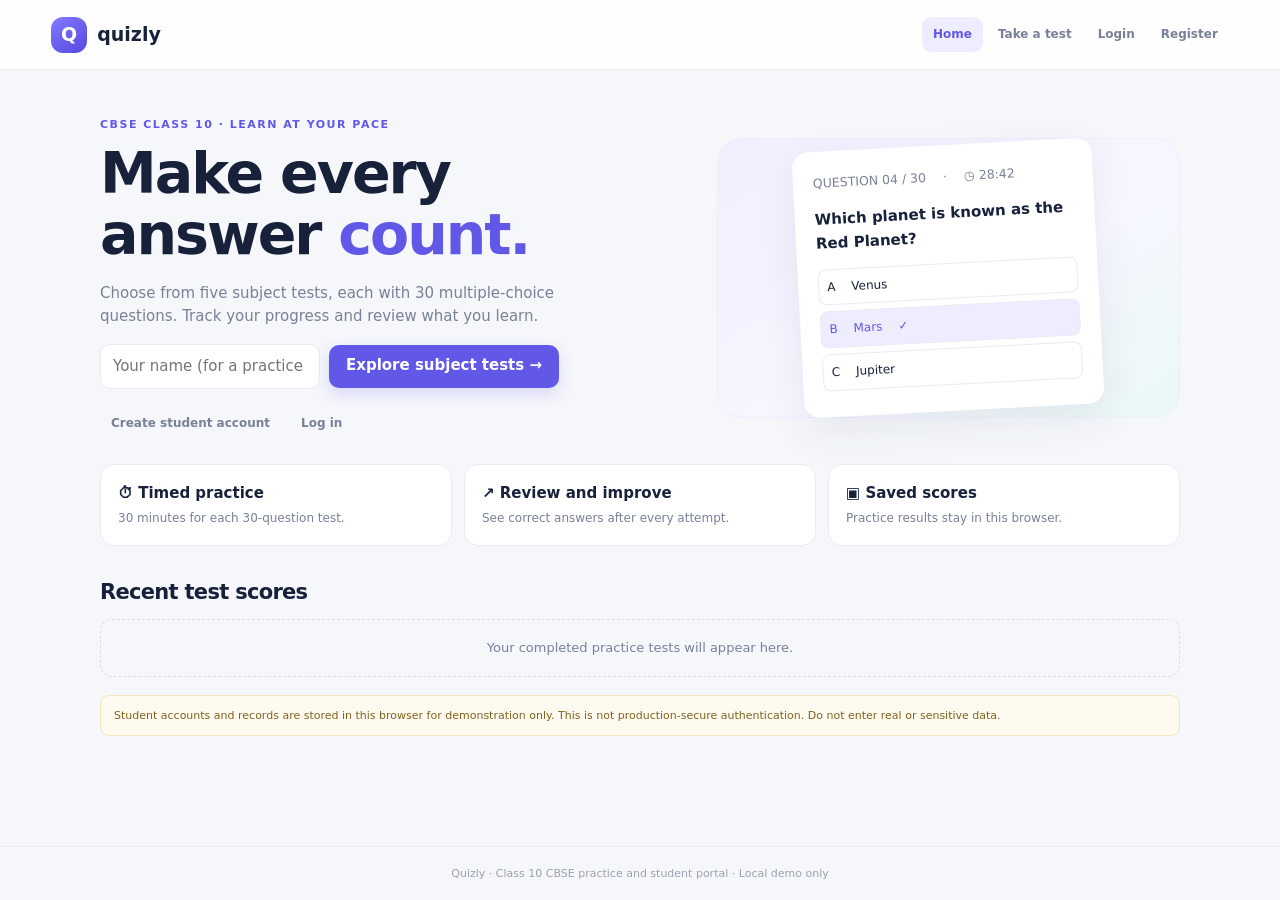
<file: Minor project/Exam Portal/index.html>
<!doctype html>
<html lang="en">
<head>
  <meta charset="utf-8">
  <meta name="viewport" content="width=device-width,initial-scale=1">
  <meta name="theme-color" content="#f5f7fb">
  <title>Quizly — CBSE Class 10 Quiz & Student Portal</title>
  <link rel="stylesheet" href="styles.css">
</head>
<body>
<div class="shell">
  <header>
    <a class="brand" href="#" id="brand"><span class="brand-mark">Q</span> quizly</a>
    <nav aria-label="Main navigation">
      <button class="active" data-page="home">Home</button>
      <button data-page="dashboard" id="dashboard-nav" hidden>Dashboard</button>
      <button data-page="instructions">Take a test</button>
      <button data-page="quiz" id="quiz-nav" hidden>Quiz</button>
      <button data-page="results" id="results-nav" hidden>Results</button>
      <button data-page="login" id="login-nav">Login</button>
      <button data-page="register" id="register-nav">Register</button>
      <button id="logout-nav" hidden>Logout</button>
    </nav>
  </header>
  <main>
    <section class="page active" id="home-page">
      <div class="hero">
        <div><div class="eyebrow">CBSE Class 10 · Learn at your pace</div><h1>Make every<br>answer <span>count.</span></h1><p>Choose from five subject tests, each with 30 multiple-choice questions. Track your progress and review what you learn.</p><div class="cta-row"><input class="name-input" id="guest-name" maxlength="40" placeholder="Your name (for a practice test)" aria-label="Your name"><button class="btn" id="guest-start">Explore subject tests →</button></div><p class="error" id="guest-error"></p><div class="actions"><button class="link-button" data-page="register">Create student account</button><button class="link-button" data-page="login">Log in</button></div></div>
        <div class="hero-art"><div class="preview"><small>QUESTION 04 / 30　 ·　 ◷ 28:42</small><strong>Which planet is known as the Red Planet?</strong><div class="preview-answer">A　 Venus</div><div class="preview-answer selected">B　 Mars　 ✓</div><div class="preview-answer">C　 Jupiter</div></div></div>
      </div>
      <div class="features"><article class="feature"><strong>⏱ Timed practice</strong><p>30 minutes for each 30-question test.</p></article><article class="feature"><strong>↗ Review and improve</strong><p>See correct answers after every attempt.</p></article><article class="feature"><strong>▣ Saved scores</strong><p>Practice results stay in this browser.</p></article></div>
      <div class="section-heading"><h2>Recent test scores</h2><span class="muted" id="score-count"></span></div><div class="score-list" id="score-history"></div>
      <div class="notice" style="margin-top:18px">Student accounts and records are stored in this browser for demonstration only. This is not production-secure authentication. Do not enter real or sensitive data.</div>
    </section>

    <section class="page" id="register-page">
      <div class="auth-grid"><div class="auth-copy"><div class="eyebrow">Join Quizly</div><h2>Create a student account</h2><p>Register to see your student dashboard and take Class 10 practice tests.</p><div class="notice">The first account registered in this browser becomes the demo administrator. Future registrations are student accounts.</div></div>
        <form class="panel auth-form" id="register-form" novalidate>
          <label class="field">Full name<input id="register-name" maxlength="60" autocomplete="name" required></label>
          <label class="field">Email<input id="register-email" type="email" maxlength="120" autocomplete="email" required></label>
          <label class="field">Course / subject<select id="register-course" required></select></label>
          <label class="field">Password<input id="register-password" type="password" minlength="8" autocomplete="new-password" required><small>At least 8 characters. Passwords are locally hashed for this demo.</small></label>
          <label class="field">Confirm password<input id="register-confirm" type="password" minlength="8" autocomplete="new-password" required></label>
          <p class="error" id="register-error" aria-live="polite"></p><button class="btn full" type="submit">Create account</button>
          <p class="muted" style="margin:0;text-align:center;font-size:12px">Already registered? <button class="link-button" type="button" data-page="login">Log in</button></p>
        </form>
      </div>
    </section>

    <section class="page" id="login-page">
      <div class="auth-grid"><div class="auth-copy"><div class="eyebrow">Welcome back</div><h2>Log in to your account</h2><p>Open your dashboard to view student records or continue with your practice tests.</p><div class="notice">Demo login is stored locally in this browser. It is not suitable for real accounts or private student data.</div></div>
        <form class="panel auth-form" id="login-form" novalidate>
          <label class="field">Email<input id="login-email" type="email" autocomplete="username" required></label>
          <label class="field">Password<input id="login-password" type="password" autocomplete="current-password" required></label>
          <p class="error" id="login-error" aria-live="polite"></p><button class="btn full" type="submit">Log in</button>
          <p class="muted" style="margin:0;text-align:center;font-size:12px">New here? <button class="link-button" type="button" data-page="register">Create an account</button></p>
        </form>
      </div>
    </section>

    <section class="page" id="dashboard-page">
      <div class="section-heading"><div><div class="eyebrow">Student management</div><h2>Dashboard</h2><p class="muted" id="dashboard-welcome"></p></div><button class="btn" id="add-student">＋ Add student</button></div>
      <p class="error" id="storage-error" role="status"></p>
      <div class="dashboard-stats"><div class="dashboard-stat"><strong id="total-students">0</strong><small>Total students</small></div><div class="dashboard-stat"><strong id="total-courses">0</strong><small>Courses</small></div><div class="dashboard-stat"><strong id="user-role">Student</strong><small>Account role</small></div></div>
      <div class="panel">
        <div class="toolbar"><div><h3>Student records</h3><small class="muted" id="access-note"></small></div><input class="search" id="student-search" type="search" placeholder="Search name or course" aria-label="Search by name or course"></div>
        <form class="student-form" id="student-form" hidden>
          <h3 id="student-form-title">Add student</h3><input id="record-id" type="hidden">
          <div class="record-grid"><label class="field">Full name<input id="record-name" maxlength="60" required></label><label class="field">Email<input id="record-email" type="email" maxlength="120" required></label><label class="field">Course<select id="record-course" required></select></label></div>
          <p class="error" id="record-error"></p><div class="actions"><button class="btn" type="submit" id="record-submit">Save student</button><button class="btn secondary" type="button" id="record-cancel">Cancel</button></div>
        </form>
        <div class="table-wrap"><table class="student-table"><thead><tr><th>Student</th><th>Email</th><th>Course</th><th>Account</th><th style="text-align:right">Actions</th></tr></thead><tbody id="student-table"></tbody></table><div class="empty" id="no-students" hidden>No records found. Try another search.</div></div>
      </div>
      <div class="notice" style="margin-top:14px">Local demo: account and student data are stored in this browser only. Do not use real or sensitive data.</div>
    </section>

    <section class="page" id="instructions-page">
      <div class="eyebrow">CBSE Class 10 practice</div><h2>Choose your subject</h2><p class="muted">Each shuffled test has 30 questions, one point each, and a 30-minute timer. These are original practice questions based on common Class 10 CBSE topics, not official CBSE questions. Check the <a class="quiet-link" href="https://cbseacademic.nic.in/curriculum_2027.html" target="_blank" rel="noopener noreferrer">CBSE 2026–27 curriculum</a> and prescribed texts for your session, including any chapter exclusions.</p>
      <div class="subject-grid" id="subject-picker"></div>
      <div class="instructions">
        <div class="panel"><h3>Before you begin</h3><ul><li>Answer 30 questions selected from the chosen subject's practice bank.</li><li>Use Previous and Next to revisit answers before submitting.</li><li>Your score updates as you answer; the quiz submits when the timer ends.</li><li>After submitting, review each correct answer.</li></ul></div>
        <aside class="panel"><h3 id="chosen-subject">Choose a subject to continue</h3><div class="summary-line"><span>Questions</span><strong>30</strong></div><div class="summary-line"><span>Time limit</span><strong>30 minutes</strong></div><div class="summary-line"><span>Passing grade</span><strong>60% · Grade C</strong></div><button class="btn full" id="start-quiz" disabled>Choose a subject first</button></aside>
      </div>
    </section>

    <section class="page" id="quiz-page">
      <div class="quiz-head"><div><div class="eyebrow" id="quiz-subject"></div><h2>You've got this, <span id="quiz-player"></span>.</h2></div><div class="timer" id="timer"><span id="time-left">30:00</span></div></div>
      <div class="progress-info"><span id="question-number"></span><span id="answered-number"></span></div><div class="progress" role="progressbar" aria-label="Quiz progress" aria-valuemin="0" aria-valuemax="30" aria-valuenow="0" id="progress"><span id="progress-fill"></span></div>
      <article class="question-card"><div class="question-category" id="question-category"></div><h3 class="question" id="question-text"></h3><div class="options" id="options"></div>
        <div class="question-footer"><strong id="live-score"></strong><div class="actions"><button class="btn secondary" id="previous">← Previous</button><button class="btn" id="next">Next →</button><button class="btn" id="submit-quiz" hidden>Finish test ✓</button></div></div>
      </article>
    </section>

    <section class="page" id="results-page"><div class="results-head"><div class="eyebrow">Test complete</div><h1>Well done, <span id="result-player"></span>!</h1><p><strong id="result-subject"></strong> · <span id="result-message"></span></p></div><div class="stats"><div class="stat"><strong id="result-score"></strong><small>Correct answers</small></div><div class="stat"><strong id="result-percent"></strong><small>Overall score</small></div><div class="stat"><strong id="result-grade"></strong><small>Grade</small></div></div><div class="actions center-actions"><button class="btn" id="review-button">Review answers →</button><button class="btn secondary" id="retry-button">Try another subject</button><button class="btn text" data-page="home">Home</button></div></section>

    <section class="page" id="review-page"><button class="link-button" data-page="results">← Back to results</button><div class="section-heading"><div><div class="eyebrow">Answer review</div><h2 id="review-title">Let's go through it</h2><p class="muted" id="review-summary"></p></div></div><div id="review-list"></div></section>
  </main>
  <footer>Quizly · Class 10 CBSE practice and student portal · Local demo only</footer>
</div>
<div class="modal" id="student-modal" role="dialog" aria-modal="true" aria-labelledby="modal-name"><div class="modal-card"><div class="modal-top"><div><div class="eyebrow">Student record</div><h3 id="modal-name"></h3></div><button class="modal-close" id="modal-close" aria-label="Close">×</button></div><div class="summary-line"><span>Email</span><strong id="modal-email"></strong></div><div class="summary-line"><span>Course</span><strong id="modal-course"></strong></div><div class="summary-line"><span>Account</span><strong id="modal-account"></strong></div><div class="actions" style="justify-content:flex-end;margin-top:14px"><button class="btn secondary" id="modal-dismiss">Close</button></div></div></div>
<script src="app.js"></script>
</body>
</html>
</file>
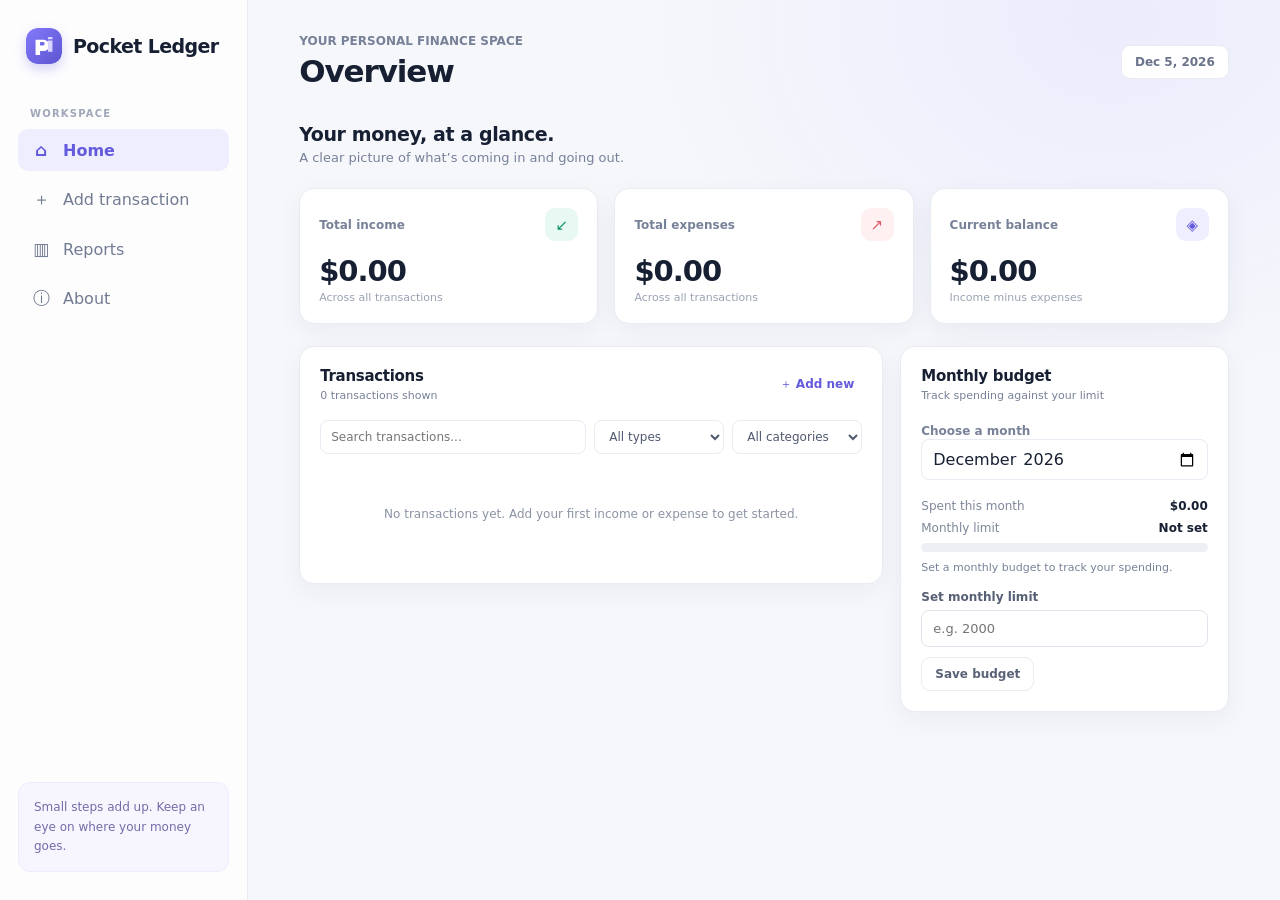
<file: Minor project/Transaction Analysis/index.html>
<!DOCTYPE html>
<html lang="en">
  <head>
    <meta charset="UTF-8">
    <meta name="viewport" content="width=device-width, initial-scale=1.0">
    <meta name="theme-color" content="#f5f7fb">
    <link rel="icon" href="pocket-ledger-logo.svg" type="image/svg+xml">
    <title>Pocket Ledger | Expense Tracker</title>
    <link rel="stylesheet" href="styles.css">
  </head>
  <body>
    <div class="app-shell">
      <aside class="sidebar">
        <div class="brand"><img class="brand-logo" src="pocket-ledger-logo.svg" alt=""> <span>Pocket Ledger</span></div>
        <p class="nav-label">Workspace</p>
        <nav class="nav-list" aria-label="Main navigation">
          <button class="nav-link active" type="button" data-view="home"><span class="nav-icon" aria-hidden="true">⌂</span>Home</button>
          <button class="nav-link" type="button" data-view="add"><span class="nav-icon" aria-hidden="true">＋</span>Add transaction</button>
          <button class="nav-link" type="button" data-view="reports"><span class="nav-icon" aria-hidden="true">▥</span>Reports</button>
          <button class="nav-link" type="button" data-view="about"><span class="nav-icon" aria-hidden="true">ⓘ</span>About</button>
        </nav>
        <div class="sidebar-note">Small steps add up. Keep an eye on where your money goes.</div>
      </aside>

      <main class="main-area">
        <header class="topbar">
          <div>
            <p class="eyebrow">YOUR PERSONAL FINANCE SPACE</p>
            <h1 class="page-title" id="pageTitle">Overview</h1>
          </div>
          <time class="today-chip" id="todayDate"></time>
        </header>

        <section class="view" id="homeView" aria-labelledby="pageTitle">
          <div class="welcome">
            <h2>Your money, at a glance.</h2>
            <p>A clear picture of what’s coming in and going out.</p>
          </div>
          <div class="summary-grid" aria-label="All-time totals">
            <article class="summary-card">
              <div class="summary-top"><span class="summary-label">Total income</span><span class="summary-icon income" aria-hidden="true">↙</span></div>
              <p class="summary-value" id="totalIncome">$0.00</p>
              <p class="summary-caption">Across all transactions</p>
            </article>
            <article class="summary-card">
              <div class="summary-top"><span class="summary-label">Total expenses</span><span class="summary-icon expense" aria-hidden="true">↗</span></div>
              <p class="summary-value" id="totalExpenses">$0.00</p>
              <p class="summary-caption">Across all transactions</p>
            </article>
            <article class="summary-card">
              <div class="summary-top"><span class="summary-label">Current balance</span><span class="summary-icon balance" aria-hidden="true">◈</span></div>
              <p class="summary-value" id="totalBalance">$0.00</p>
              <p class="summary-caption">Income minus expenses</p>
            </article>
          </div>

          <div class="content-grid">
            <section class="panel" aria-labelledby="transactionsHeading">
              <div class="panel-heading">
                <div><h2 id="transactionsHeading">Transactions</h2><p id="transactionCount">Your latest activity</p></div>
                <button class="text-button" type="button" data-go="add">＋ Add new</button>
              </div>
              <div class="transaction-toolbar">
                <input id="searchInput" type="search" placeholder="Search transactions..." aria-label="Search transactions">
                <select id="typeFilter" aria-label="Filter by transaction type">
                  <option value="all">All types</option>
                  <option value="income">Income</option>
                  <option value="expense">Expenses</option>
                </select>
                <select id="categoryFilter" aria-label="Filter by category">
                  <option value="all">All categories</option>
                  <option>Salary</option><option>Other income</option><option>Food</option>
                  <option>Travel</option><option>Shopping</option><option>Bills</option>
                  <option>Health</option><option>Entertainment</option><option>Education</option><option>Other</option>
                </select>
              </div>
              <div class="transaction-list" id="transactionList" aria-live="polite"></div>
            </section>

            <section class="panel" aria-labelledby="budgetHeading">
              <div class="panel-heading">
                <div><h2 id="budgetHeading">Monthly budget</h2><p>Track spending against your limit</p></div>
              </div>
              <label class="eyebrow" for="budgetMonth">Choose a month</label>
              <input class="budget-month" id="budgetMonth" type="month">
              <div class="budget-row"><span>Spent this month</span><strong id="budgetSpent">$0.00</strong></div>
              <div class="budget-row"><span>Monthly limit</span><strong id="budgetLimit">$0.00</strong></div>
              <div
                class="progress-track"
                id="budgetProgress"
                role="progressbar"
                aria-label="Monthly budget used"
                aria-valuemin="0"
                aria-valuemax="100"
                aria-valuenow="0"
              ><div class="progress-fill" id="budgetProgressFill"></div></div>
              <p class="budget-caption" id="budgetCaption">Set a monthly budget to track your spending.</p>
              <form id="budgetForm">
                <div class="field" style="margin-top: 16px">
                  <label for="budgetInput">Set monthly limit</label>
                  <input id="budgetInput" type="number" min="0.01" step="0.01" placeholder="e.g. 2000" required>
                </div>
                <button class="secondary-button" type="submit" style="margin-top: 10px">Save budget</button>
              </form>
            </section>
          </div>
        </section>

        <section class="view" id="addView" aria-labelledby="addHeading" hidden>
          <div class="view-heading">
            <div><h2 id="addHeading">Add a transaction</h2><p>Record income or an expense to keep your totals up to date.</p></div>
          </div>
          <div class="form-card">
            <form id="transactionForm" novalidate>
              <input id="transactionId" type="hidden">
              <div class="form-grid">
                <div class="field">
                  <label for="transactionType">Type</label>
                  <select id="transactionType" required>
                    <option value="expense">Expense</option>
                    <option value="income">Income</option>
                  </select>
                </div>
                <div class="field">
                  <label for="transactionAmount">Amount</label>
                  <input id="transactionAmount" type="number" min="0.01" step="0.01" placeholder="0.00" required>
                </div>
                <div class="field">
                  <label for="transactionCategory">Category</label>
                  <select id="transactionCategory" required>
                    <option value="Food">Food</option>
                    <option value="Travel">Travel</option>
                    <option value="Shopping">Shopping</option>
                    <option value="Bills">Bills</option>
                    <option value="Health">Health</option>
                    <option value="Entertainment">Entertainment</option>
                    <option value="Education">Education</option>
                    <option value="Other">Other</option>
                    <option value="Salary">Salary</option>
                    <option value="Other income">Other income</option>
                  </select>
                </div>
                <div class="field">
                  <label for="transactionDate">Date</label>
                  <input id="transactionDate" type="date" required>
                </div>
                <div class="field full">
                  <label for="transactionDescription">Description</label>
                  <input id="transactionDescription" type="text" maxlength="80" placeholder="e.g. Weekly groceries" required>
                </div>
              </div>
              <p class="form-message" id="transactionMessage" aria-live="polite"></p>
              <div class="form-actions">
                <button class="primary-button" id="saveTransactionButton" type="submit">Save transaction</button>
                <button class="secondary-button" id="cancelEditButton" type="button" hidden>Cancel edit</button>
                <button class="secondary-button" type="button" data-go="home">Back to home</button>
              </div>
            </form>
          </div>
        </section>

        <section class="view" id="reportsView" aria-labelledby="reportsHeading" hidden>
          <div class="view-heading">
            <div><h2 id="reportsHeading">Monthly reports</h2><p>Understand your spending patterns by month and category.</p></div>
            <button class="secondary-button" id="exportCsvButton" type="button">↓ Export CSV</button>
          </div>
          <section class="panel" style="margin-bottom: 17px">
            <div class="field" style="max-width: 240px">
              <label for="reportMonth">Report month</label>
              <input id="reportMonth" type="month">
            </div>
            <p class="eyebrow" style="margin-top: 18px">TOTAL EXPENSES</p>
            <p class="report-total" id="reportTotal">$0.00</p>
            <p class="eyebrow" id="reportTransactionCount">0 expense transactions</p>
          </section>
          <section class="panel">
            <div class="panel-heading"><div><h2>Expenses by category</h2><p>Share of this month’s spending</p></div></div>
            <div class="category-list" id="categoryReport"></div>
          </section>
        </section>

        <section class="view" id="aboutView" aria-labelledby="aboutHeading" hidden>
          <div class="view-heading"><div><h2 id="aboutHeading">About Pocket Ledger</h2><p>A simple, private way to stay on top of your money.</p></div></div>
          <article class="about-card">
            <img class="brand-logo" src="pocket-ledger-logo.svg" alt="">
            <h3>Built for everyday budgeting</h3>
            <p>Pocket Ledger helps you record income and expenses, see your balance, and understand monthly spending without needing an account or a server.</p>
            <h3>Your data stays in this browser</h3>
            <p>Transactions and budget limits are saved in this browser’s local storage. They are not uploaded anywhere. Clearing browser storage will remove saved information, so export a CSV if you want a separate copy.</p>
            <h3>What you can do</h3>
            <ul>
              <li>Track income and expenses by date and category.</li>
              <li>Search, filter, edit, and delete transactions.</li>
              <li>Set a monthly budget and review expense summaries.</li>
              <li>Export your transactions to a CSV file.</li>
            </ul>
          </article>
        </section>
      </main>
    </div>
    <div class="toast" id="toast" role="status" aria-live="polite"></div>

    <script src="app.js" defer></script>
  </body>
</html>
</file>
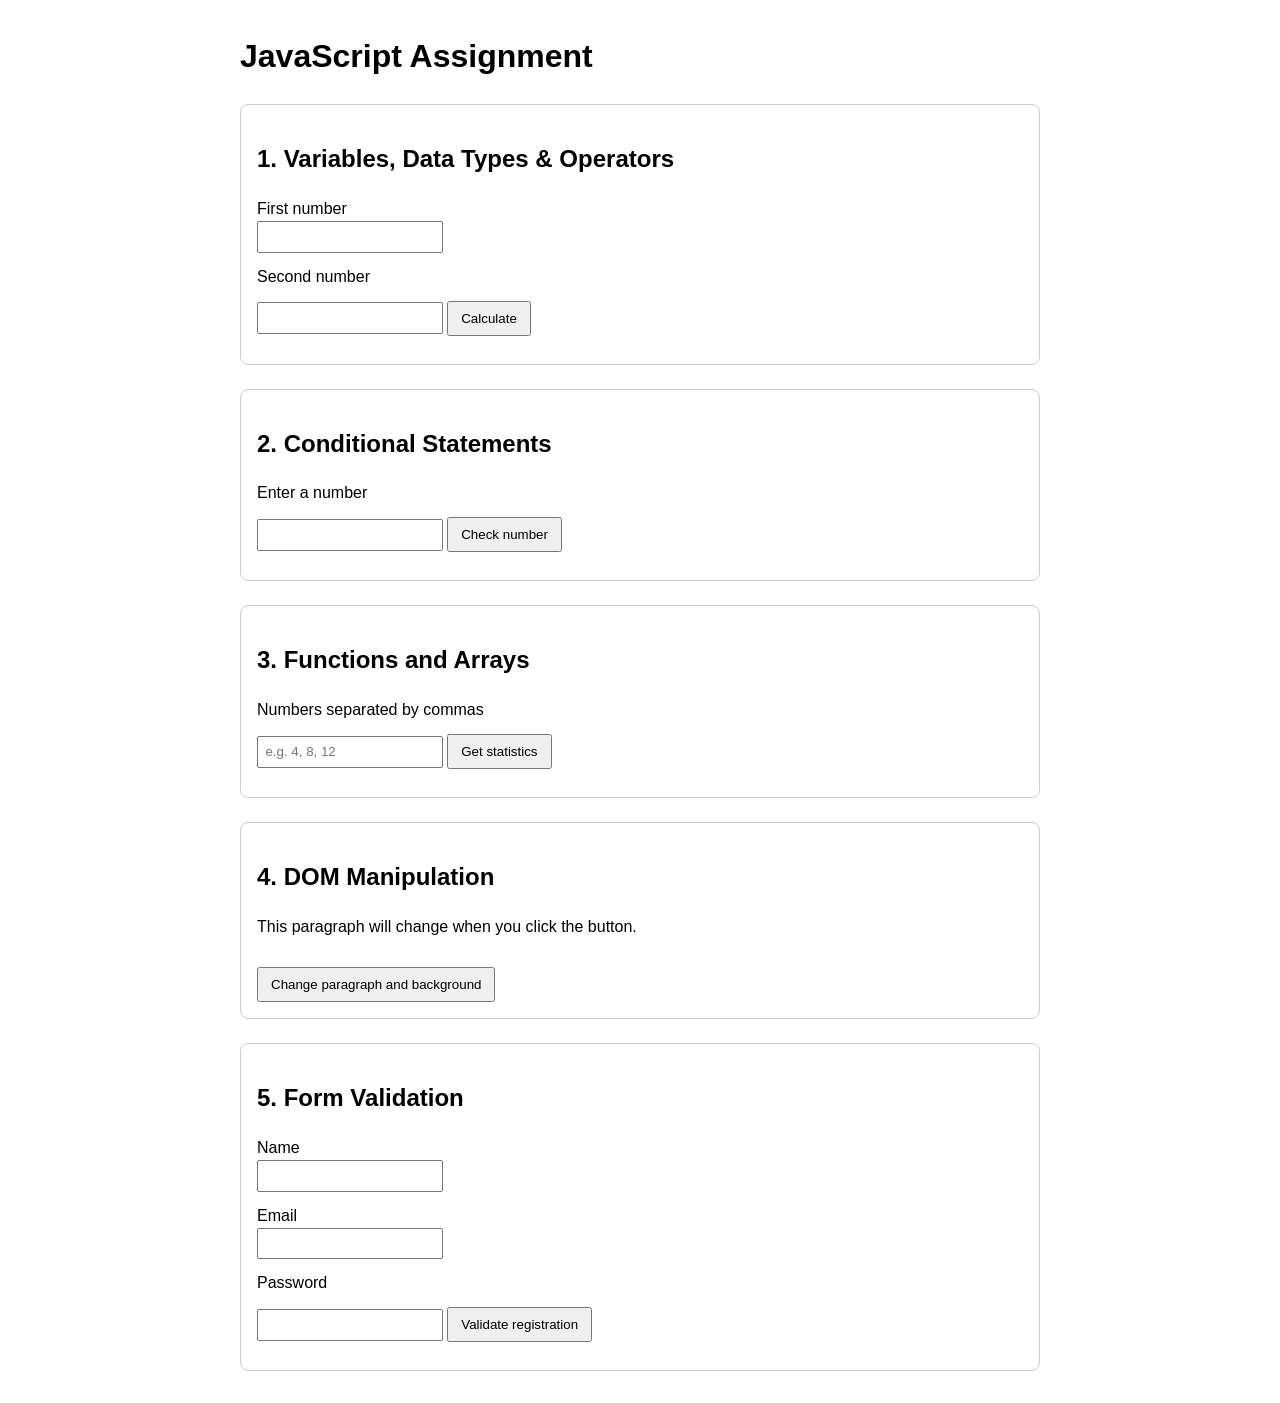
<file: Assignment 1/JavaScriptAssignment.html>
<!DOCTYPE html>
<html lang="en">
<head>
    <meta charset="UTF-8">
    <meta name="viewport" content="width=device-width, initial-scale=1.0">
    <title>JavaScript Assignment</title>
    <style>
        body {
            max-width: 800px;
            margin: 2rem auto;
            padding: 0 1rem;
            font-family: Arial, sans-serif;
            line-height: 1.5;
        }

        section {
            margin: 1.5rem 0;
            padding: 1rem;
            border: 1px solid #ccc;
            border-radius: 8px;
        }

        label {
            display: block;
            margin-top: 0.75rem;
        }

        input {
            box-sizing: border-box;
            max-width: 100%;
            padding: 0.4rem;
        }

        button {
            margin-top: 0.75rem;
            padding: 0.5rem 0.75rem;
            cursor: pointer;
        }

        output {
            display: block;
            margin-top: 0.75rem;
            white-space: pre-line;
        }
    </style>
    <script src="JavaScriptAssignment.js" defer></script>
</head>
<body>
    <h1>JavaScript Assignment</h1>

    <section>
        <h2>1. Variables, Data Types &amp; Operators</h2>
        <form id="arithmetic-form">
            <label for="first-number">First number</label>
            <input id="first-number" type="number" step="any" required>
            <label for="second-number">Second number</label>
            <input id="second-number" type="number" step="any" required>
            <button type="submit">Calculate</button>
        </form>
        <output id="arithmetic-result" aria-live="polite"></output>
    </section>

    <section>
        <h2>2. Conditional Statements</h2>
        <form id="number-form">
            <label for="checked-number">Enter a number</label>
            <input id="checked-number" type="number" step="any" required>
            <button type="submit">Check number</button>
        </form>
        <output id="number-result" aria-live="polite"></output>
    </section>

    <section>
        <h2>3. Functions and Arrays</h2>
        <form id="statistics-form">
            <label for="array-numbers">Numbers separated by commas</label>
            <input id="array-numbers" type="text" placeholder="e.g. 4, 8, 12" required>
            <button type="submit">Get statistics</button>
        </form>
        <output id="statistics-result" aria-live="polite"></output>
    </section>

    <section>
        <h2>4. DOM Manipulation</h2>
        <p id="message">This paragraph will change when you click the button.</p>
        <button id="change-page" type="button">Change paragraph and background</button>
    </section>

    <section>
        <h2>5. Form Validation</h2>
        <form id="registration-form" novalidate>
            <label for="name">Name</label>
            <input id="name" type="text" autocomplete="name">
            <label for="email">Email</label>
            <input id="email" type="text" inputmode="email" autocomplete="email">
            <label for="password">Password</label>
            <input id="password" type="password" autocomplete="new-password">
            <button type="submit">Validate registration</button>
        </form>
        <output id="registration-result" aria-live="polite"></output>
    </section>
</body>
</html>
</file>
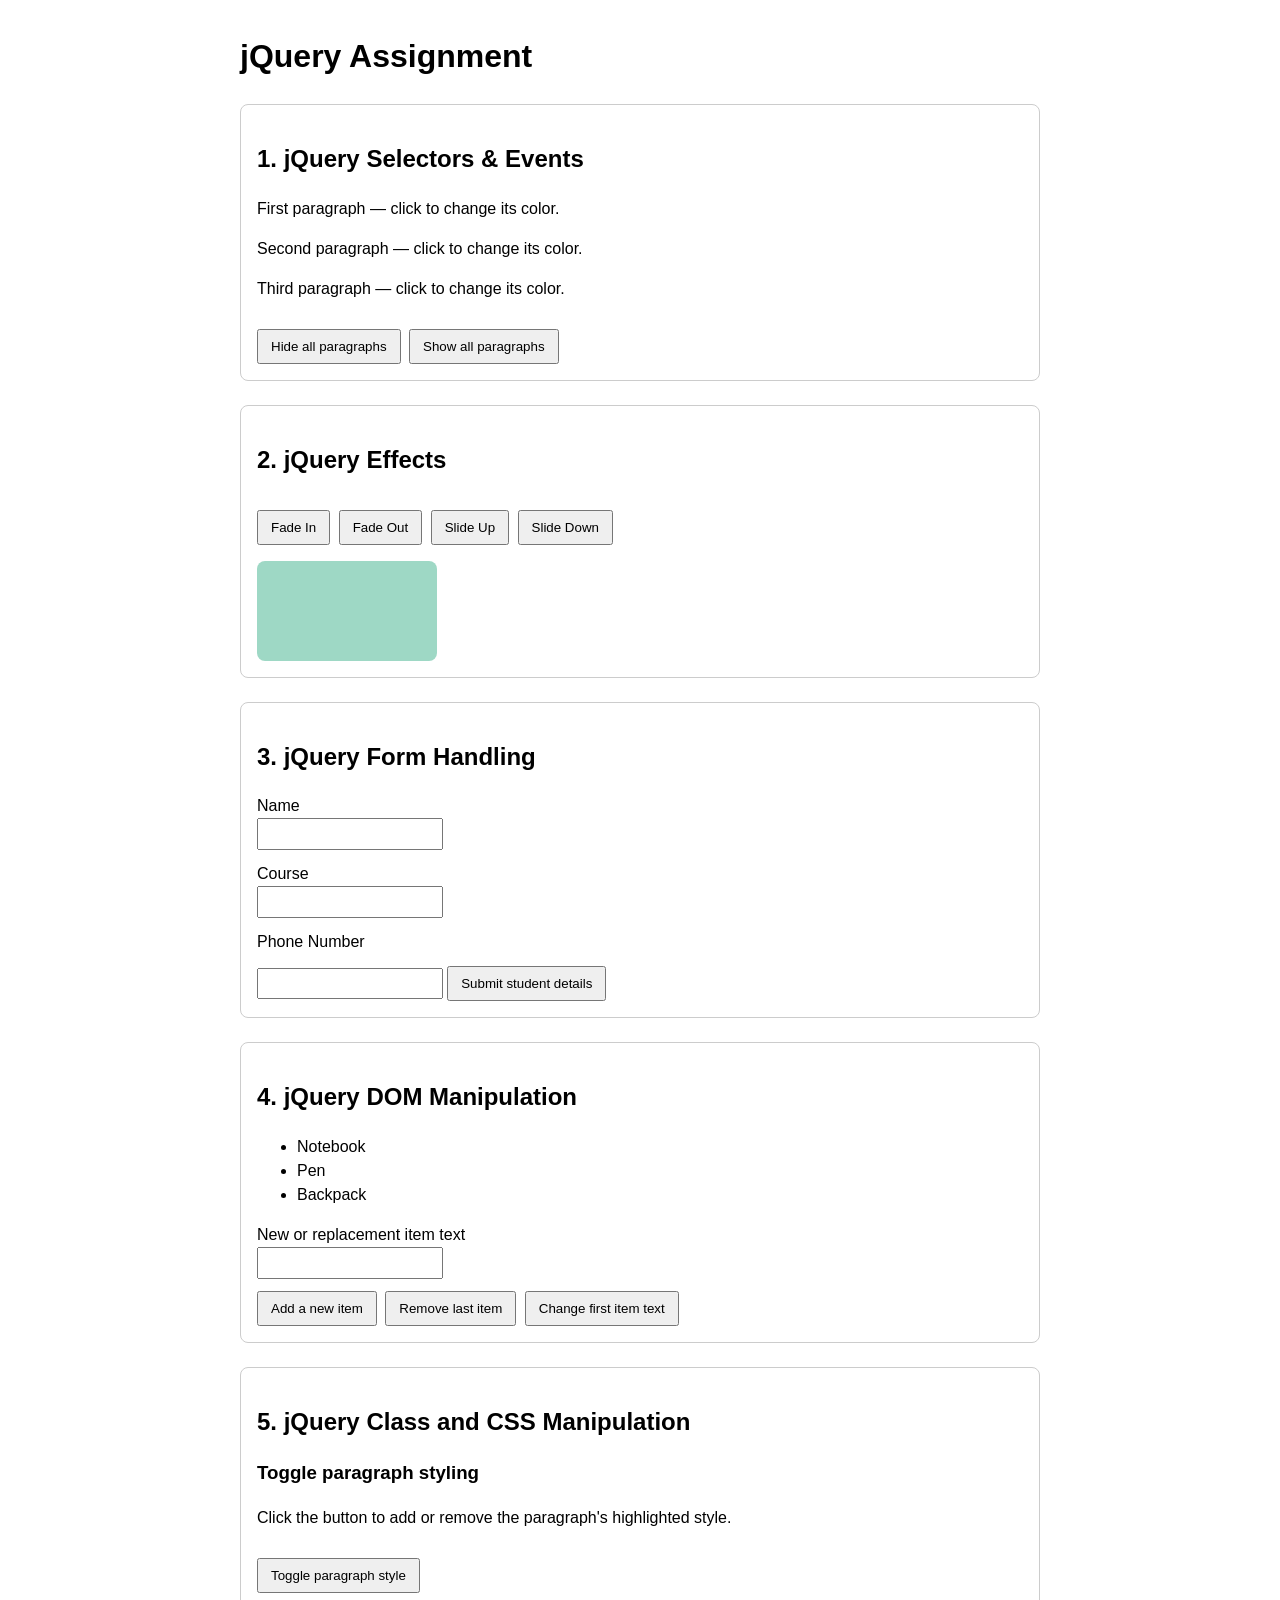
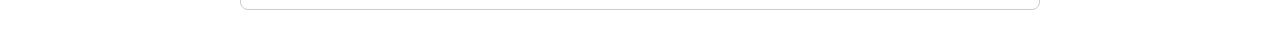
<file: Assignment 1/JQuery_Assignment.html>
<!DOCTYPE html>
<html lang="en">
<head>
    <meta charset="UTF-8">
    <meta name="viewport" content="width=device-width, initial-scale=1.0">
    <title>jQuery Assignment</title>
    <style>
        body {
            max-width: 800px;
            margin: 2rem auto;
            padding: 0 1rem;
            font-family: Arial, sans-serif;
            line-height: 1.5;
        }

        section {
            margin: 1.5rem 0;
            padding: 1rem;
            border: 1px solid #ccc;
            border-radius: 8px;
        }

        label {
            display: block;
            margin-top: 0.75rem;
        }

        input {
            box-sizing: border-box;
            max-width: 100%;
            padding: 0.4rem;
        }

        button {
            margin: 0.75rem 0.25rem 0 0;
            padding: 0.5rem 0.75rem;
            cursor: pointer;
        }

        output {
            display: block;
            margin-top: 0.75rem;
        }

        #effect-box {
            width: 180px;
            height: 100px;
            margin-top: 1rem;
            border-radius: 8px;
            background: #9ed8c5;
        }

        #student-details p {
            margin: 0.25rem 0;
        }

        .highlighted-paragraph {
            padding: 1rem;
            border-radius: 6px;
            background-color: #fff1b8;
            color: #8a2d18;
            font-size: 1.25rem;
        }
    </style>
    <script src="https://code.jquery.com/jquery-3.7.1.min.js"></script>
    <script>
        $(function () {
            $("#hide-paragraphs").on("click", function () {
                $(".demo-paragraph").hide();
            });

            $("#show-paragraphs").on("click", function () {
                $(".demo-paragraph").show();
            });

            $(".color-paragraph").on("click", function () {
                $(this).css("color", "#1769aa");
            });

            $("#fade-in").on("click", function () {
                $("#effect-box").stop(true, true).fadeIn();
            });

            $("#fade-out").on("click", function () {
                $("#effect-box").stop(true, true).fadeOut();
            });

            $("#slide-up").on("click", function () {
                $("#effect-box").stop(true, true).slideUp();
            });

            $("#slide-down").on("click", function () {
                $("#effect-box").stop(true, true).slideDown();
            });

            $("#student-form").on("submit", function (event) {
                event.preventDefault();

                const name = $("#student-name").val().trim();
                const course = $("#student-course").val().trim();
                const phone = $("#student-phone").val().trim();
                const $details = $("<div>");

                $("<p>").text("Name: " + name).appendTo($details);
                $("<p>").text("Course: " + course).appendTo($details);
                $("<p>").text("Phone Number: " + phone).appendTo($details);
                $("#student-details").empty().append($details.children());
                this.reset();
            });

            $("#add-item").on("click", function () {
                const itemText = $("#new-item").val().trim();

                if (itemText !== "") {
                    $("<li>").text(itemText).appendTo("#item-list");
                    $("#new-item").val("");
                }
            });

            $("#remove-item").on("click", function () {
                $("#item-list li").last().remove();
            });

            $("#change-item").on("click", function () {
                const itemText = $("#new-item").val().trim();
                const $firstItem = $("#item-list li").first();

                if (itemText !== "" && $firstItem.length > 0) {
                    $firstItem.text(itemText);
                    $("#new-item").val("");
                }
            });

            $("#toggle-highlight").on("click", function () {
                $("#styled-paragraph").toggleClass("highlighted-paragraph");
            });
        });
    </script>
</head>
<body>
    <h1>jQuery Assignment</h1>

    <section>
        <h2>1. jQuery Selectors &amp; Events</h2>
        <p class="demo-paragraph color-paragraph">First paragraph — click to change its color.</p>
        <p class="demo-paragraph color-paragraph">Second paragraph — click to change its color.</p>
        <p class="demo-paragraph color-paragraph">Third paragraph — click to change its color.</p>
        <button id="hide-paragraphs" type="button">Hide all paragraphs</button>
        <button id="show-paragraphs" type="button">Show all paragraphs</button>
    </section>

    <section>
        <h2>2. jQuery Effects</h2>
        <button id="fade-in" type="button">Fade In</button>
        <button id="fade-out" type="button">Fade Out</button>
        <button id="slide-up" type="button">Slide Up</button>
        <button id="slide-down" type="button">Slide Down</button>
        <div id="effect-box" aria-label="Effects demo box"></div>
    </section>

    <section>
        <h2>3. jQuery Form Handling</h2>
        <form id="student-form">
            <label for="student-name">Name</label>
            <input id="student-name" name="name" type="text" required>
            <label for="student-course">Course</label>
            <input id="student-course" name="course" type="text" required>
            <label for="student-phone">Phone Number</label>
            <input id="student-phone" name="phone" type="tel" required>
            <button type="submit">Submit student details</button>
        </form>
        <div id="student-details" aria-live="polite"></div>
    </section>

    <section>
        <h2>4. jQuery DOM Manipulation</h2>
        <ul id="item-list">
            <li>Notebook</li>
            <li>Pen</li>
            <li>Backpack</li>
        </ul>
        <label for="new-item">New or replacement item text</label>
        <input id="new-item" type="text">
        <br>
        <button id="add-item" type="button">Add a new item</button>
        <button id="remove-item" type="button">Remove last item</button>
        <button id="change-item" type="button">Change first item text</button>
    </section>

    <section>
        <h2>5. jQuery Class and CSS Manipulation</h2>
        <h3>Toggle paragraph styling</h3>
        <p id="styled-paragraph">Click the button to add or remove the paragraph's highlighted style.</p>
        <button id="toggle-highlight" type="button">Toggle paragraph style</button>
    </section>
</body>
</html>
</file>
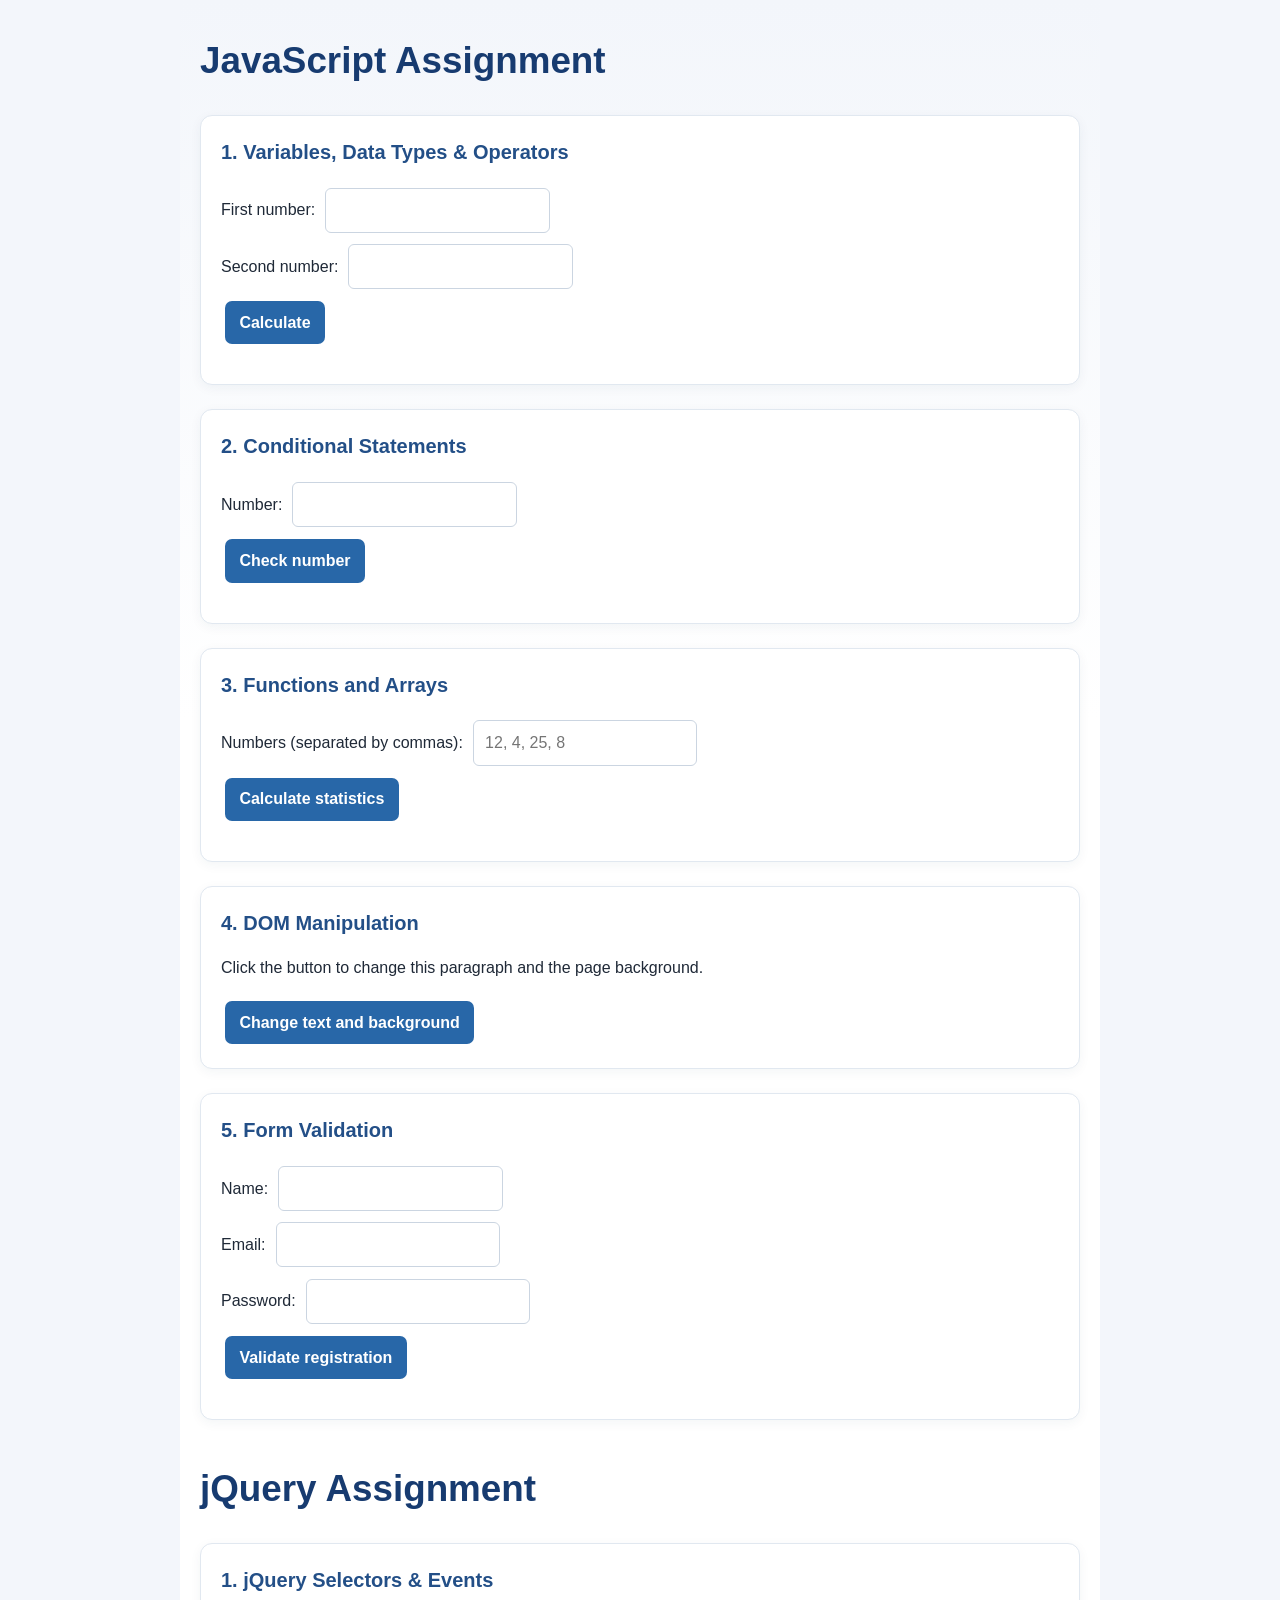
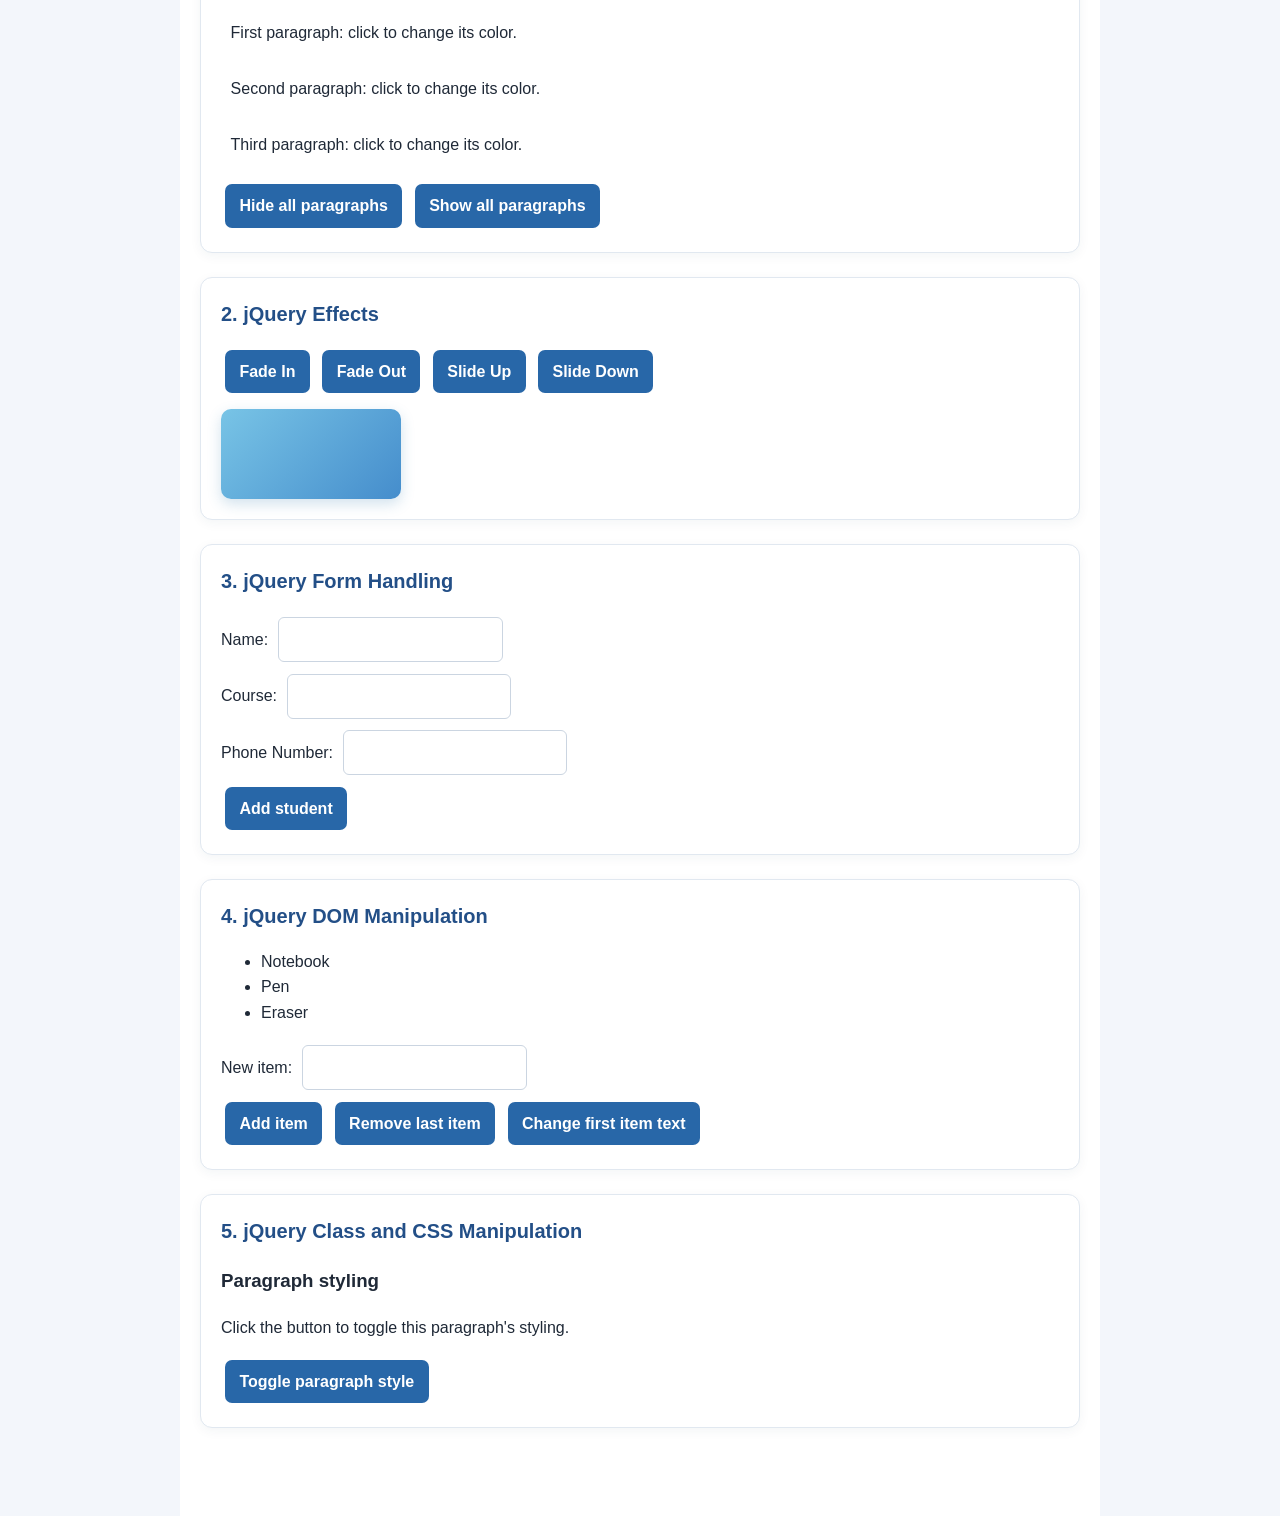
<file: Assignment 4/assignment4.html>
<!DOCTYPE html>
<html lang="en">
  <head>
    <meta charset="UTF-8">
    <meta name="viewport" content="width=device-width, initial-scale=1.0">
    <title>JavaScript and jQuery Assignments</title>
    <style>
      :root {
        color-scheme: light;
        font-family: "Segoe UI", Arial, sans-serif;
        color: #1f2937;
        background: #f3f6fb;
      }

      * {
        box-sizing: border-box;
      }

      body {
        max-width: 920px;
        margin: 0 auto;
        padding: 2rem 1.25rem 4rem;
        line-height: 1.6;
        background: linear-gradient(180deg, #f3f6fb 0%, #fff 45rem);
      }

      h1 {
        margin: 2.5rem 0 1rem;
        color: #173b70;
        font-size: clamp(1.7rem, 4vw, 2.3rem);
      }

      h1:first-child {
        margin-top: 0;
      }

      h2 {
        margin-top: 0;
        color: #234f87;
        font-size: 1.25rem;
      }

      section {
        margin: 1.5rem 0;
        padding: 1.25rem;
        border: 1px solid #e1e8f0;
        border-radius: 12px;
        background: #fff;
        box-shadow: 0 3px 12px rgb(25 50 80 / 5%);
        transition: transform 180ms ease, box-shadow 180ms ease,
          border-color 180ms ease;
      }

      section:hover {
        transform: translateY(-2px);
        border-color: #b6cbe4;
        box-shadow: 0 9px 22px rgb(25 50 80 / 10%);
      }

      label {
        display: block;
        margin: 0.5rem 0;
      }

      input {
        max-width: 100%;
        margin: 0.2rem 0 0 0.35rem;
        padding: 0.55rem 0.7rem;
        border: 1px solid #cbd5e1;
        border-radius: 6px;
        font: inherit;
        transition: border-color 160ms ease, box-shadow 160ms ease;
      }

      input:focus {
        border-color: #3779c5;
        outline: none;
        box-shadow: 0 0 0 3px rgb(55 121 197 / 18%);
      }

      button {
        margin: 0.25rem;
        padding: 0.55rem 0.9rem;
        border: 0;
        border-radius: 7px;
        color: #fff;
        background: #2867a8;
        font: inherit;
        font-weight: 600;
        cursor: pointer;
        transition: transform 140ms ease, background-color 140ms ease,
          box-shadow 140ms ease;
      }

      button:hover {
        transform: translateY(-1px);
        background: #194f89;
        box-shadow: 0 4px 10px rgb(25 79 137 / 22%);
      }

      button:active {
        transform: translateY(1px) scale(0.98);
        box-shadow: none;
      }

      button:focus-visible {
        outline: 3px solid #8fc4ff;
        outline-offset: 2px;
      }

      .result {
        white-space: pre-line;
      }

      .result:not(:empty),
      #numberCheckResult:not(:empty),
      #registrationResult:not(:empty),
      #studentDetails:not(:empty) {
        margin-top: 0.8rem;
        padding: 0.65rem 0.8rem;
        border-left: 3px solid #4d91d2;
        border-radius: 4px;
        background: #f0f7ff;
        animation: result-appear 220ms ease-out;
      }

      .selector-paragraph {
        padding: 0.45rem 0.6rem;
        border-radius: 5px;
        cursor: pointer;
        transition: background-color 160ms ease, color 160ms ease;
      }

      .selector-paragraph:hover {
        background: #f0f5fb;
      }

      #effectsBox {
        width: 180px;
        height: 90px;
        margin-top: 0.75rem;
        border-radius: 10px;
        background: linear-gradient(135deg, #78c4e6, #458dcc);
        box-shadow: 0 5px 14px rgb(48 121 174 / 22%);
        transition: background 180ms ease;
      }

      .highlighted {
        border-radius: 6px;
        padding: 0.75rem;
        box-shadow: inset 0 0 0 1px rgb(255 190 58 / 45%);
        transition: all 180ms ease;
      }

      @keyframes result-appear {
        from {
          opacity: 0;
          transform: translateY(4px);
        }

        to {
          opacity: 1;
          transform: translateY(0);
        }
      }

      @media (max-width: 600px) {
        body {
          padding: 1.25rem 0.85rem 3rem;
        }

        section {
          padding: 1rem;
        }

        input {
          margin-left: 0;
        }
      }

      @media (prefers-reduced-motion: reduce) {
        *,
        *::before,
        *::after {
          scroll-behavior: auto !important;
          animation-duration: 0.01ms !important;
          animation-iteration-count: 1 !important;
          transition-duration: 0.01ms !important;
        }
      }
    </style>
  </head>
  <body>
    <h1>JavaScript Assignment</h1>

    <section>
      <h2>1. Variables, Data Types &amp; Operators</h2>
      <form id="arithmeticForm">
        <label>First number: <input id="firstNumber" type="number" step="any" required></label>
        <label>Second number: <input id="secondNumber" type="number" step="any" required></label>
        <button type="submit">Calculate</button>
      </form>
      <p id="arithmeticResult" class="result" aria-live="polite"></p>
    </section>

    <section>
      <h2>2. Conditional Statements</h2>
      <form id="numberCheckForm">
        <label>Number: <input id="numberToCheck" type="number" step="any" required></label>
        <button type="submit">Check number</button>
      </form>
      <p id="numberCheckResult" aria-live="polite"></p>
    </section>

    <section>
      <h2>3. Functions and Arrays</h2>
      <form id="statisticsForm">
        <label>Numbers (separated by commas): <input id="numbersInput" type="text" placeholder="12, 4, 25, 8" required></label>
        <button type="submit">Calculate statistics</button>
      </form>
      <p id="statisticsResult" class="result" aria-live="polite"></p>
    </section>

    <section>
      <h2>4. DOM Manipulation</h2>
      <p id="domParagraph">Click the button to change this paragraph and the page background.</p>
      <button id="changePageButton" type="button">Change text and background</button>
    </section>

    <section>
      <h2>5. Form Validation</h2>
      <form id="registrationForm">
        <label>Name: <input id="registrationName" type="text"></label>
        <label>Email: <input id="registrationEmail" type="text"></label>
        <label>Password: <input id="registrationPassword" type="password"></label>
        <button type="submit">Validate registration</button>
      </form>
      <p id="registrationResult" aria-live="polite"></p>
    </section>

    <h1>jQuery Assignment</h1>

    <section>
      <h2>1. jQuery Selectors &amp; Events</h2>
      <p class="selector-paragraph">First paragraph: click to change its color.</p>
      <p class="selector-paragraph">Second paragraph: click to change its color.</p>
      <p class="selector-paragraph">Third paragraph: click to change its color.</p>
      <button class="hide-paragraphs" type="button">Hide all paragraphs</button>
      <button class="show-paragraphs" type="button">Show all paragraphs</button>
    </section>

    <section>
      <h2>2. jQuery Effects</h2>
      <button id="fadeInButton" type="button">Fade In</button>
      <button id="fadeOutButton" type="button">Fade Out</button>
      <button id="slideUpButton" type="button">Slide Up</button>
      <button id="slideDownButton" type="button">Slide Down</button>
      <div id="effectsBox" aria-label="Effects demonstration box"></div>
    </section>

    <section>
      <h2>3. jQuery Form Handling</h2>
      <form id="studentForm">
        <label>Name: <input id="studentName" type="text" required></label>
        <label>Course: <input id="studentCourse" type="text" required></label>
        <label>Phone Number: <input id="studentPhone" type="tel" required></label>
        <button type="submit">Add student</button>
      </form>
      <div id="studentDetails" aria-live="polite"></div>
    </section>

    <section>
      <h2>4. jQuery DOM Manipulation</h2>
      <ul id="itemList">
        <li>Notebook</li>
        <li>Pen</li>
        <li>Eraser</li>
      </ul>
      <label>New item: <input id="newItem" type="text"></label>
      <button id="addItemButton" type="button">Add item</button>
      <button id="removeItemButton" type="button">Remove last item</button>
      <button id="changeItemButton" type="button">Change first item text</button>
    </section>

    <section>
      <h2>5. jQuery Class and CSS Manipulation</h2>
      <h3>Paragraph styling</h3>
      <p id="styleParagraph">Click the button to toggle this paragraph's styling.</p>
      <button id="styleParagraphButton" type="button">Toggle paragraph style</button>
    </section>

    <script src="https://code.jquery.com/jquery-3.7.1.min.js"></script>
    <script src="assignment4.js"></script>
  </body>
</html>
</file>
<file: Minor project/Exam Portal/styles.css>
:root{--ink:#17213a;--muted:#788198;--line:#e8ebf2;--paper:#fff;--canvas:#f5f7fb;--primary:#6258e8;--soft:#eeedff;--green:#16875f;--red:#bf5b51;--shadow:0 14px 40px rgba(37,47,82,.08)}
    *{box-sizing:border-box}body{margin:0;min-width:320px;min-height:100vh;background:var(--canvas);color:var(--ink);font:15px/1.55 Inter,system-ui,-apple-system,"Segoe UI",sans-serif}button,input,select{font:inherit}button{cursor:pointer}[hidden]{display:none!important}button:focus-visible,input:focus-visible,select:focus-visible{outline:3px solid #6258e855;outline-offset:2px}.shell{min-height:100vh;display:flex;flex-direction:column}
    header{height:auto;min-height:70px;padding:12px max(4vw,20px);display:flex;align-items:center;justify-content:space-between;gap:15px;background:#ffffffdf;border-bottom:1px solid var(--line);backdrop-filter:blur(12px);position:sticky;top:0;z-index:5}
    .brand{display:flex;align-items:center;gap:10px;color:var(--ink);text-decoration:none;font-size:19px;font-weight:850;white-space:nowrap}.brand-mark{width:36px;height:36px;display:grid;place-items:center;border-radius:12px;background:linear-gradient(145deg,#8279ff,#5549df);color:#fff}
    nav{display:flex;align-items:center;gap:4px;flex-wrap:wrap;justify-content:flex-end}nav button,.link-button{border:0;border-radius:9px;padding:8px 11px;background:transparent;color:var(--muted);font-size:12px;font-weight:700}nav button:hover,nav button.active,.link-button:hover{background:var(--soft);color:var(--primary)}nav button:disabled{opacity:.5;cursor:not-allowed}
    main{width:min(1080px,calc(100% - 36px));margin:0 auto;padding:38px 0 56px;flex:1}.page{display:none;animation:fade .2s ease}.page.active{display:block}@keyframes fade{from{opacity:0;transform:translateY(5px)}to{opacity:1;transform:none}}
    .eyebrow{color:var(--primary);font-size:11px;font-weight:800;letter-spacing:1.5px;text-transform:uppercase}h1,h2,h3,p{margin-top:0}h1{font-size:clamp(36px,5vw,57px);line-height:1.08;letter-spacing:-2px;margin:10px 0 16px}h2{font-size:28px;line-height:1.2;letter-spacing:-.7px;margin:5px 0 10px}h3{font-size:16px;margin:0 0 8px}.muted{color:var(--muted)}.quiet-link{color:var(--primary);font-weight:700}.btn{display:inline-flex;align-items:center;justify-content:center;gap:8px;min-height:43px;padding:0 17px;border:0;border-radius:10px;background:var(--primary);color:white;font-weight:750;box-shadow:0 6px 16px #6258e833;transition:.15s}.btn:hover{background:#4f45d2;transform:translateY(-1px)}.btn:disabled{opacity:.45;cursor:not-allowed;transform:none}.btn.secondary{border:1px solid var(--line);background:#fff;color:var(--ink);box-shadow:none}.btn.text{background:transparent;color:var(--muted);box-shadow:none}.btn.small{min-height:32px;padding:0 10px;font-size:11px}.full{width:100%}.panel{padding:24px;border:1px solid var(--line);border-radius:16px;background:var(--paper);box-shadow:0 5px 22px #252f5208}
    .hero{display:grid;grid-template-columns:1.1fr .9fr;gap:50px;align-items:center;min-height:340px}.hero p{max-width:490px;color:var(--muted)}.hero h1 span{color:var(--primary)}.hero-art{min-height:280px;display:grid;place-items:center;border:1px solid #eeedff;border-radius:26px;background:linear-gradient(145deg,#f0efff,#f6f7ff 60%,#eaf8f6)}.preview{width:min(300px,80%);padding:20px;border-radius:16px;background:#fff;box-shadow:var(--shadow);transform:rotate(-3deg)}.preview small{color:var(--muted)}.preview strong{display:block;margin:14px 0}.preview-answer{padding:8px;margin:6px 0;border:1px solid var(--line);border-radius:8px;font-size:12px}.preview-answer.selected{background:var(--soft);color:var(--primary)}
    .cta-row,.actions{display:flex;gap:9px;align-items:center;flex-wrap:wrap}.name-input{height:45px;padding:0 12px;border:1px solid var(--line);border-radius:10px;background:#fff}.features{display:grid;grid-template-columns:repeat(3,1fr);gap:12px;margin:16px 0 34px}.feature{padding:17px;border:1px solid var(--line);border-radius:14px;background:white}.feature strong{display:block;margin-bottom:4px}.feature p{margin:0;color:var(--muted);font-size:12px}
    .section-heading{display:flex;justify-content:space-between;align-items:center;gap:12px;margin:25px 0 14px}.section-heading h2{font-size:21px;margin:0}.score-list{display:grid;gap:9px}.score-row{display:flex;justify-content:space-between;align-items:center;padding:13px 15px;border:1px solid var(--line);border-radius:11px;background:#fff}.score-row strong,.score-row small{display:block}.score-row small{color:var(--muted);font-size:11px}.pill{padding:4px 8px;border-radius:7px;background:#dff8ef;color:var(--green);font-size:11px;font-weight:800}.empty{padding:18px;border:1px dashed #d9deea;border-radius:12px;color:var(--muted);text-align:center;font-size:13px}
    .auth-grid{display:grid;grid-template-columns:1fr minmax(300px,.8fr);gap:45px;align-items:center;max-width:900px;margin:20px auto}.auth-copy p{color:var(--muted)}.auth-form{display:grid;gap:12px}.field{display:grid;gap:5px;font-size:12px;font-weight:700}.field input,.field select,.field textarea{width:100%;height:42px;padding:0 11px;border:1px solid var(--line);border-radius:9px;background:#fff;color:var(--ink)}.field small{color:var(--muted);font-weight:400}.error{min-height:17px;margin:0;color:#b74242;font-size:12px}.notice{padding:11px 13px;border:1px solid #f3e5bf;border-radius:9px;background:#fffaf0;color:#80621e;font-size:11px}
    .subject-picker{margin-bottom:18px}.subject-grid{display:grid;grid-template-columns:repeat(3,1fr);gap:9px;margin:15px 0}.subject-button{text-align:left;padding:13px;border:1px solid var(--line);border-radius:11px;background:#fff;color:var(--ink)}.subject-button:hover,.subject-button.selected{border-color:var(--primary);background:#f6f5ff}.subject-button strong,.subject-button small{display:block}.subject-button small{color:var(--muted);font-size:10px}.instructions{display:grid;grid-template-columns:1fr 300px;gap:16px}.instructions ul{padding-left:20px;color:var(--muted);font-size:13px}.summary-line{display:flex;justify-content:space-between;gap:10px;padding:10px 0;border-bottom:1px solid var(--line);font-size:12px}.summary-line span{color:var(--muted)}.summary-line:last-child{border-bottom:0}
    .quiz-head{display:flex;justify-content:space-between;align-items:center;gap:15px}.quiz-head h2{font-size:23px}.timer{padding:8px 12px;border:1px solid var(--line);border-radius:10px;background:white;font-weight:800;font-variant-numeric:tabular-nums}.timer.warning{color:#b66a16;background:#fff8f0}.progress-info{display:flex;justify-content:space-between;color:var(--muted);font-size:11px;margin:14px 0 7px}.progress{height:7px;border-radius:8px;background:#e8eaf2;overflow:hidden}.progress span{display:block;height:100%;background:var(--primary);transition:width .2s}.question-card{margin-top:17px;padding:clamp(20px,4vw,34px);border:1px solid var(--line);border-radius:16px;background:white;box-shadow:var(--shadow)}.question-category{color:var(--primary);font-size:10px;font-weight:800;letter-spacing:1px;text-transform:uppercase}.question{font-size:clamp(19px,3vw,24px);line-height:1.4;margin:11px 0 20px}.options{display:grid;gap:9px}.option{display:flex;align-items:center;gap:12px;min-height:49px;padding:9px 13px;border:1px solid var(--line);border-radius:10px;background:#fff;text-align:left;color:var(--ink)}.option:hover,.option.selected{border-color:var(--primary);background:#f7f6ff}.letter{width:26px;height:26px;display:grid;place-items:center;border:1px solid var(--line);border-radius:7px;color:var(--muted);font-size:11px;font-weight:800}.option.selected .letter{background:var(--primary);color:#fff}.question-footer{display:flex;align-items:center;justify-content:space-between;gap:10px;margin-top:22px}
    .results-head{text-align:center;padding:28px;border-radius:17px;background:linear-gradient(120deg,#f0efff,#eaf9f4)}.results-head h1{font-size:34px}.stats{display:grid;grid-template-columns:repeat(3,1fr);gap:12px;margin:16px 0}.stat{text-align:center;padding:17px;border:1px solid var(--line);border-radius:12px;background:#fff}.stat strong,.stat small{display:block}.stat strong{font-size:25px}.stat small{color:var(--muted)}.center-actions{justify-content:center}.review-item{padding:17px 19px;margin:9px 0;border:1px solid var(--line);border-left:4px solid #ed9187;border-radius:11px;background:#fff}.review-item.correct{border-left-color:#33b784}.review-answer{font-size:12px;color:var(--muted)}.correct-text{color:var(--green);font-weight:750}.wrong-text{color:var(--red)}
    .dashboard-stats{display:grid;grid-template-columns:repeat(3,1fr);gap:12px;margin:16px 0}.dashboard-stat{padding:17px;border:1px solid var(--line);border-radius:13px;background:#fff}.dashboard-stat strong,.dashboard-stat small{display:block}.dashboard-stat strong{font-size:23px}.dashboard-stat small{color:var(--muted);font-size:11px}.toolbar{display:flex;align-items:center;justify-content:space-between;gap:12px;margin-bottom:14px}.search{height:40px;width:min(290px,100%);padding:0 11px;border:1px solid var(--line);border-radius:9px}.table-wrap{overflow:auto}.student-table{width:100%;border-collapse:collapse;min-width:610px;text-align:left}.student-table th{padding:10px;border-bottom:1px solid var(--line);color:var(--muted);font-size:10px;text-transform:uppercase}.student-table td{padding:12px 10px;border-bottom:1px solid #f0f1f5;font-size:12px}.student-table td small{display:block;color:var(--muted)}.student-actions{display:flex;justify-content:flex-end;gap:5px}.student-actions button{padding:5px 8px;border:1px solid var(--line);border-radius:6px;background:#fff;color:var(--muted);font-size:10px}.student-actions button:hover{color:var(--primary)}.student-actions .delete:hover{color:var(--red)}.student-form{padding:16px 0;margin:13px 0;border-top:1px solid var(--line);border-bottom:1px solid var(--line)}.record-grid{display:grid;grid-template-columns:repeat(3,1fr);gap:10px}.modal{position:fixed;inset:0;z-index:10;display:none;place-items:center;padding:20px;background:#17213a66}.modal.show{display:grid}.modal-card{width:min(440px,100%);padding:22px;border-radius:15px;background:#fff;box-shadow:var(--shadow)}.modal-top{display:flex;justify-content:space-between;align-items:center}.modal-close{border:0;background:transparent;font-size:24px;color:var(--muted)}.badge{padding:4px 7px;border-radius:6px;background:#f1f2f7;font-size:10px}.badge.registered{background:#dff8ef;color:var(--green)}
    footer{padding:18px;border-top:1px solid var(--line);text-align:center;color:#9aa1b1;font-size:11px}
    @media(max-width:760px){header{align-items:flex-start;flex-direction:column}.hero,.auth-grid,.instructions{grid-template-columns:1fr;gap:20px}.hero-art{min-height:240px}.features{grid-template-columns:1fr}.subject-grid{grid-template-columns:repeat(2,1fr)}.record-grid{grid-template-columns:1fr 1fr}.dashboard-stats{gap:7px}.dashboard-stat{padding:12px}}
    @media(max-width:460px){main{width:calc(100% - 24px);padding-top:25px}.subject-grid{grid-template-columns:1fr}.dashboard-stats{grid-template-columns:1fr 1fr}.dashboard-stat:last-child{grid-column:span 2}.record-grid{grid-template-columns:1fr}.toolbar{align-items:stretch;flex-direction:column}.search{width:100%}.question-footer{align-items:flex-start;flex-direction:column}.quiz-head h2{font-size:19px}.name-input{width:100%}.cta-row{align-items:stretch;flex-direction:column}.stats{gap:7px}.stat{padding:12px 6px}.stat strong{font-size:21px}}
</file>
<file: Minor project/Transaction Analysis/styles.css>
:root {
  font-family: Inter, ui-sans-serif, system-ui, -apple-system, BlinkMacSystemFont, "Segoe UI", sans-serif;
  color: #172033;
  background: #f5f7fb;
  font-synthesis: none;
  text-rendering: optimizeLegibility;
  --ink: #172033;
  --muted: #778198;
  --line: #e8ebf2;
  --primary: #635bdb;
  --primary-dark: #4d45c3;
  --green: #15956d;
  --red: #df5b67;
  --card-shadow: 0 8px 26px rgb(34 45 76 / 5%);
}

* { box-sizing: border-box; }

body {
  min-width: 320px;
  min-height: 100vh;
  margin: 0;
  background:
    radial-gradient(ellipse at 87% 2%, rgb(226 224 255 / 48%), transparent 29rem),
    #f5f7fb;
}

button, input, select { font: inherit; }
button { cursor: pointer; }

.app-shell {
  display: grid;
  grid-template-columns: 248px minmax(0, 1fr);
  min-height: 100vh;
}

.sidebar {
  position: sticky;
  top: 0;
  display: flex;
  height: 100vh;
  flex-direction: column;
  padding: 28px 18px;
  border-right: 1px solid var(--line);
  background: rgb(255 255 255 / 82%);
}

.brand {
  display: flex;
  align-items: center;
  gap: 11px;
  margin: 0 8px 44px;
  color: var(--ink);
  font-size: 19px;
  font-weight: 800;
  letter-spacing: -0.6px;
}

.brand-logo {
  display: grid;
  width: 36px;
  height: 36px;
  border-radius: 12px;
  box-shadow: 0 5px 12px rgb(99 91 219 / 27%);
}

.nav-label {
  margin: 0 12px 10px;
  color: #a0a7b8;
  font-size: 10px;
  font-weight: 800;
  letter-spacing: 1.2px;
  text-transform: uppercase;
}

.nav-list { display: grid; gap: 6px; }

.nav-link {
  display: flex;
  width: 100%;
  align-items: center;
  gap: 12px;
  padding: 11px 13px;
  border: 0;
  border-radius: 10px;
  color: #727b91;
  background: transparent;
  text-align: left;
  transition: color 160ms ease, background 160ms ease, transform 160ms ease;
}

.nav-link:hover { color: var(--primary); background: #f5f4ff; }
.nav-link:active { transform: scale(0.98); }
.nav-link.active { color: var(--primary); background: #efeeff; font-weight: 700; }
.nav-icon { width: 20px; font-size: 17px; text-align: center; }

.sidebar-note {
  margin-top: auto;
  padding: 15px;
  border: 1px solid #eeedff;
  border-radius: 12px;
  color: #726ca8;
  background: #f7f6ff;
  font-size: 12px;
  line-height: 1.6;
}

.main-area { min-width: 0; padding: 34px clamp(20px, 4vw, 58px) 56px; }

.topbar {
  display: flex;
  align-items: center;
  justify-content: space-between;
  gap: 20px;
  margin-bottom: 34px;
}

.eyebrow {
  margin: 0 0 5px;
  color: var(--muted);
  font-size: 12px;
  font-weight: 650;
}

.page-title {
  margin: 0;
  font-size: clamp(24px, 3vw, 31px);
  letter-spacing: -1.1px;
}

.today-chip {
  padding: 9px 13px;
  border: 1px solid var(--line);
  border-radius: 9px;
  color: #69738a;
  background: white;
  font-size: 12px;
  font-weight: 650;
}

.view[hidden] { display: none; }
.welcome { margin-bottom: 23px; }
.welcome h2 { margin: 0 0 5px; font-size: 19px; letter-spacing: -0.4px; }
.welcome p { margin: 0; color: var(--muted); font-size: 13px; }

.summary-grid {
  display: grid;
  grid-template-columns: repeat(3, minmax(0, 1fr));
  gap: 16px;
  margin-bottom: 22px;
}

.summary-card, .panel, .form-card, .about-card {
  border: 1px solid var(--line);
  border-radius: 15px;
  background: white;
  box-shadow: var(--card-shadow);
}

.summary-card {
  min-height: 132px;
  padding: 19px;
  transition: transform 180ms ease, box-shadow 180ms ease;
}

.summary-card:hover { transform: translateY(-3px); box-shadow: 0 13px 30px rgb(34 45 76 / 9%); }
.summary-top { display: flex; align-items: center; justify-content: space-between; gap: 10px; }
.summary-label { color: var(--muted); font-size: 12px; font-weight: 650; }

.summary-icon {
  display: grid;
  width: 33px;
  height: 33px;
  place-items: center;
  border-radius: 10px;
  font-size: 15px;
}

.summary-icon.income { color: var(--green); background: #e8f8f2; }
.summary-icon.expense { color: var(--red); background: #fff0f1; }
.summary-icon.balance { color: var(--primary); background: #efeeff; }
.summary-value { margin: 13px 0 0; font-size: clamp(22px, 2.8vw, 29px); font-weight: 750; letter-spacing: -1px; }
.summary-caption { margin: 3px 0 0; color: #9aa2b2; font-size: 11px; }

.content-grid {
  display: grid;
  grid-template-columns: minmax(0, 1.6fr) minmax(260px, 0.9fr);
  align-items: start;
  gap: 17px;
}

.panel { min-width: 0; padding: 20px; }
.panel-heading { display: flex; align-items: center; justify-content: space-between; gap: 12px; margin-bottom: 18px; }
.panel-heading h2 { margin: 0; font-size: 15px; letter-spacing: -0.3px; }
.panel-heading p { margin: 4px 0 0; color: var(--muted); font-size: 11px; }

.text-button {
  padding: 6px 8px;
  border: 0;
  border-radius: 7px;
  color: var(--primary);
  background: transparent;
  font-size: 12px;
  font-weight: 700;
}

.text-button:hover { background: #f3f2ff; }

.budget-month {
  width: 100%;
  margin: 0 0 19px;
  padding: 9px 10px;
  border: 1px solid var(--line);
  border-radius: 8px;
  color: var(--ink);
  background: white;
}

.budget-row { display: flex; justify-content: space-between; gap: 12px; margin-bottom: 8px; font-size: 12px; }
.budget-row span:first-child { color: #7e8799; }
.budget-row strong { text-align: right; }
.progress-track { height: 9px; overflow: hidden; border-radius: 99px; background: #eeeff5; }
.progress-fill { width: 0; height: 100%; border-radius: inherit; background: linear-gradient(90deg, #847cf0, #5b52d1); transition: width 350ms ease, background 200ms ease; }
.progress-fill.over-budget { background: linear-gradient(90deg, #f39879, #df5364); }
.budget-caption { margin: 9px 0 0; color: var(--muted); font-size: 11px; }

.transaction-toolbar { display: flex; flex-wrap: wrap; gap: 8px; margin-bottom: 11px; }
.transaction-toolbar input, .transaction-toolbar select {
  min-width: 0;
  padding: 8px 10px;
  border: 1px solid var(--line);
  border-radius: 8px;
  color: #4f596e;
  background: #fff;
  font-size: 12px;
}
.transaction-toolbar input { flex: 1 1 135px; }
.transaction-toolbar select { flex: 0 1 130px; }

.transaction-list { display: grid; }

.transaction-row {
  display: grid;
  grid-template-columns: 38px minmax(0, 1fr) auto auto;
  align-items: center;
  gap: 11px;
  padding: 12px 0;
  border-bottom: 1px solid #f0f1f5;
}
.transaction-row:last-child { border-bottom: 0; }

.transaction-icon {
  display: grid;
  width: 36px;
  height: 36px;
  place-items: center;
  border-radius: 11px;
  background: #f4f3ff;
  font-size: 16px;
}

.transaction-name { overflow: hidden; margin: 0; font-size: 12px; font-weight: 700; text-overflow: ellipsis; white-space: nowrap; }
.transaction-meta { margin: 3px 0 0; color: #9299a8; font-size: 10px; }
.transaction-amount { white-space: nowrap; font-size: 12px; font-weight: 750; }
.transaction-amount.income { color: var(--green); }
.transaction-amount.expense { color: #485166; }
.row-actions { display: flex; gap: 2px; }

.icon-button {
  display: grid;
  width: 29px;
  height: 29px;
  place-items: center;
  border: 0;
  border-radius: 7px;
  color: #8790a2;
  background: transparent;
}
.icon-button:hover { color: var(--primary); background: #f2f1ff; }
.icon-button.delete:hover { color: var(--red); background: #fff0f1; }

.empty-state { padding: 30px 12px; color: #8b93a4; font-size: 12px; text-align: center; }

.primary-button {
  padding: 10px 15px;
  border: 0;
  border-radius: 9px;
  color: #fff;
  background: var(--primary);
  font-size: 12px;
  font-weight: 700;
  transition: transform 160ms ease, background 160ms ease, box-shadow 160ms ease;
}
.primary-button:hover { transform: translateY(-1px); background: var(--primary-dark); box-shadow: 0 5px 12px rgb(99 91 219 / 23%); }
.primary-button:active { transform: scale(0.98); }
.secondary-button { padding: 9px 13px; border: 1px solid var(--line); border-radius: 9px; color: #596276; background: white; font-size: 12px; font-weight: 650; }
.secondary-button:hover { background: #f7f8fb; }

.view-heading { display: flex; align-items: end; justify-content: space-between; gap: 14px; margin-bottom: 19px; }
.view-heading h2 { margin: 0; font-size: 19px; letter-spacing: -0.5px; }
.view-heading p { margin: 4px 0 0; color: var(--muted); font-size: 12px; }

.form-card { max-width: 670px; padding: clamp(18px, 4vw, 28px); }
.form-grid { display: grid; grid-template-columns: repeat(2, minmax(0, 1fr)); gap: 15px; }
.field { display: grid; gap: 6px; }
.field.full { grid-column: 1 / -1; }
.field label { color: #566075; font-size: 12px; font-weight: 700; }
.field input, .field select {
  width: 100%;
  padding: 10px 11px;
  border: 1px solid #dfe3eb;
  border-radius: 8px;
  outline: none;
  color: var(--ink);
  background: white;
  font-size: 13px;
  transition: border-color 150ms ease, box-shadow 150ms ease;
}
.field input:focus, .field select:focus { border-color: #817aed; box-shadow: 0 0 0 3px rgb(99 91 219 / 12%); }
.form-actions { display: flex; flex-wrap: wrap; gap: 8px; margin-top: 21px; }
.form-message { min-height: 18px; margin: 12px 0 0; color: var(--red); font-size: 12px; }

.reports-grid { display: grid; grid-template-columns: repeat(2, minmax(0, 1fr)); gap: 17px; }
.report-total { margin: 5px 0 17px; font-size: 30px; font-weight: 780; letter-spacing: -1px; }
.category-list { display: grid; gap: 15px; }
.category-row { display: grid; gap: 7px; }
.category-label { display: flex; justify-content: space-between; gap: 10px; font-size: 12px; }
.category-label span:first-child { color: #697388; }
.category-label strong { font-size: 12px; }
.category-track { height: 6px; overflow: hidden; border-radius: 99px; background: #f0f1f6; }
.category-fill { height: 100%; border-radius: inherit; background: linear-gradient(90deg, #a59eff, #655cdf); }
.about-card { max-width: 700px; padding: clamp(20px, 4vw, 32px); }
.about-card h3 { margin: 22px 0 7px; font-size: 14px; }
.about-card p, .about-card li { color: #6e778b; font-size: 13px; line-height: 1.8; }
.about-card ul { padding-left: 20px; }

.toast {
  position: fixed;
  right: 24px;
  bottom: 24px;
  z-index: 3;
  max-width: min(360px, calc(100vw - 32px));
  padding: 12px 16px;
  transform: translateY(12px);
  border-radius: 10px;
  color: #fff;
  background: #26334c;
  box-shadow: 0 8px 24px rgb(23 32 51 / 22%);
  font-size: 13px;
  opacity: 0;
  pointer-events: none;
  transition: opacity 180ms ease, transform 180ms ease;
}
.toast.visible { transform: translateY(0); opacity: 1; }

:focus-visible { outline: 3px solid #a9a4ff; outline-offset: 2px; }

@media (max-width: 900px) {
  .app-shell { grid-template-columns: 205px minmax(0, 1fr); }
  .content-grid { grid-template-columns: 1fr; }
}

@media (max-width: 650px) {
  .app-shell { display: block; padding-bottom: 70px; }
  .sidebar {
    position: fixed;
    z-index: 2;
    top: auto;
    right: 0;
    bottom: 0;
    left: 0;
    width: 100%;
    height: auto;
    padding: 7px 9px calc(7px + env(safe-area-inset-bottom));
    border-top: 1px solid var(--line);
    border-right: 0;
    background: rgb(255 255 255 / 96%);
    backdrop-filter: blur(12px);
  }
  .brand, .nav-label, .sidebar-note { display: none; }
  .nav-list { grid-template-columns: repeat(4, minmax(0, 1fr)); gap: 2px; }
  .nav-link { min-height: 49px; flex-direction: column; justify-content: center; gap: 1px; padding: 4px; font-size: 10px; text-align: center; }
  .nav-icon { font-size: 16px; }
  .main-area { padding: 23px 15px 32px; }
  .topbar { margin-bottom: 24px; }
  .today-chip { padding: 7px 9px; font-size: 10px; }
  .summary-grid { gap: 9px; }
  .summary-card { min-height: 112px; padding: 12px; }
  .summary-label { font-size: 10px; }
  .summary-icon { width: 27px; height: 27px; font-size: 12px; }
  .summary-value { font-size: clamp(17px, 5vw, 23px); }
  .summary-caption { font-size: 9px; }
  .panel { padding: 15px; }
  .reports-grid { grid-template-columns: 1fr; }
  .transaction-row { grid-template-columns: 34px minmax(0, 1fr) auto; gap: 8px; }
  .transaction-icon { width: 32px; height: 32px; }
  .row-actions { grid-column: 2 / -1; justify-self: end; margin-top: -6px; }
  .transaction-amount { grid-column: 3; grid-row: 1; }
}

@media (max-width: 390px) {
  .summary-grid { grid-template-columns: 1fr; }
  .summary-card { min-height: 0; }
  .summary-value { margin-top: 6px; }
  .form-grid { grid-template-columns: 1fr; }
  .field.full { grid-column: auto; }
}

@media (prefers-reduced-motion: reduce) {
  *, *::before, *::after { scroll-behavior: auto !important; animation-duration: 0.01ms !important; animation-iteration-count: 1 !important; transition-duration: 0.01ms !important; }
}
</file>
